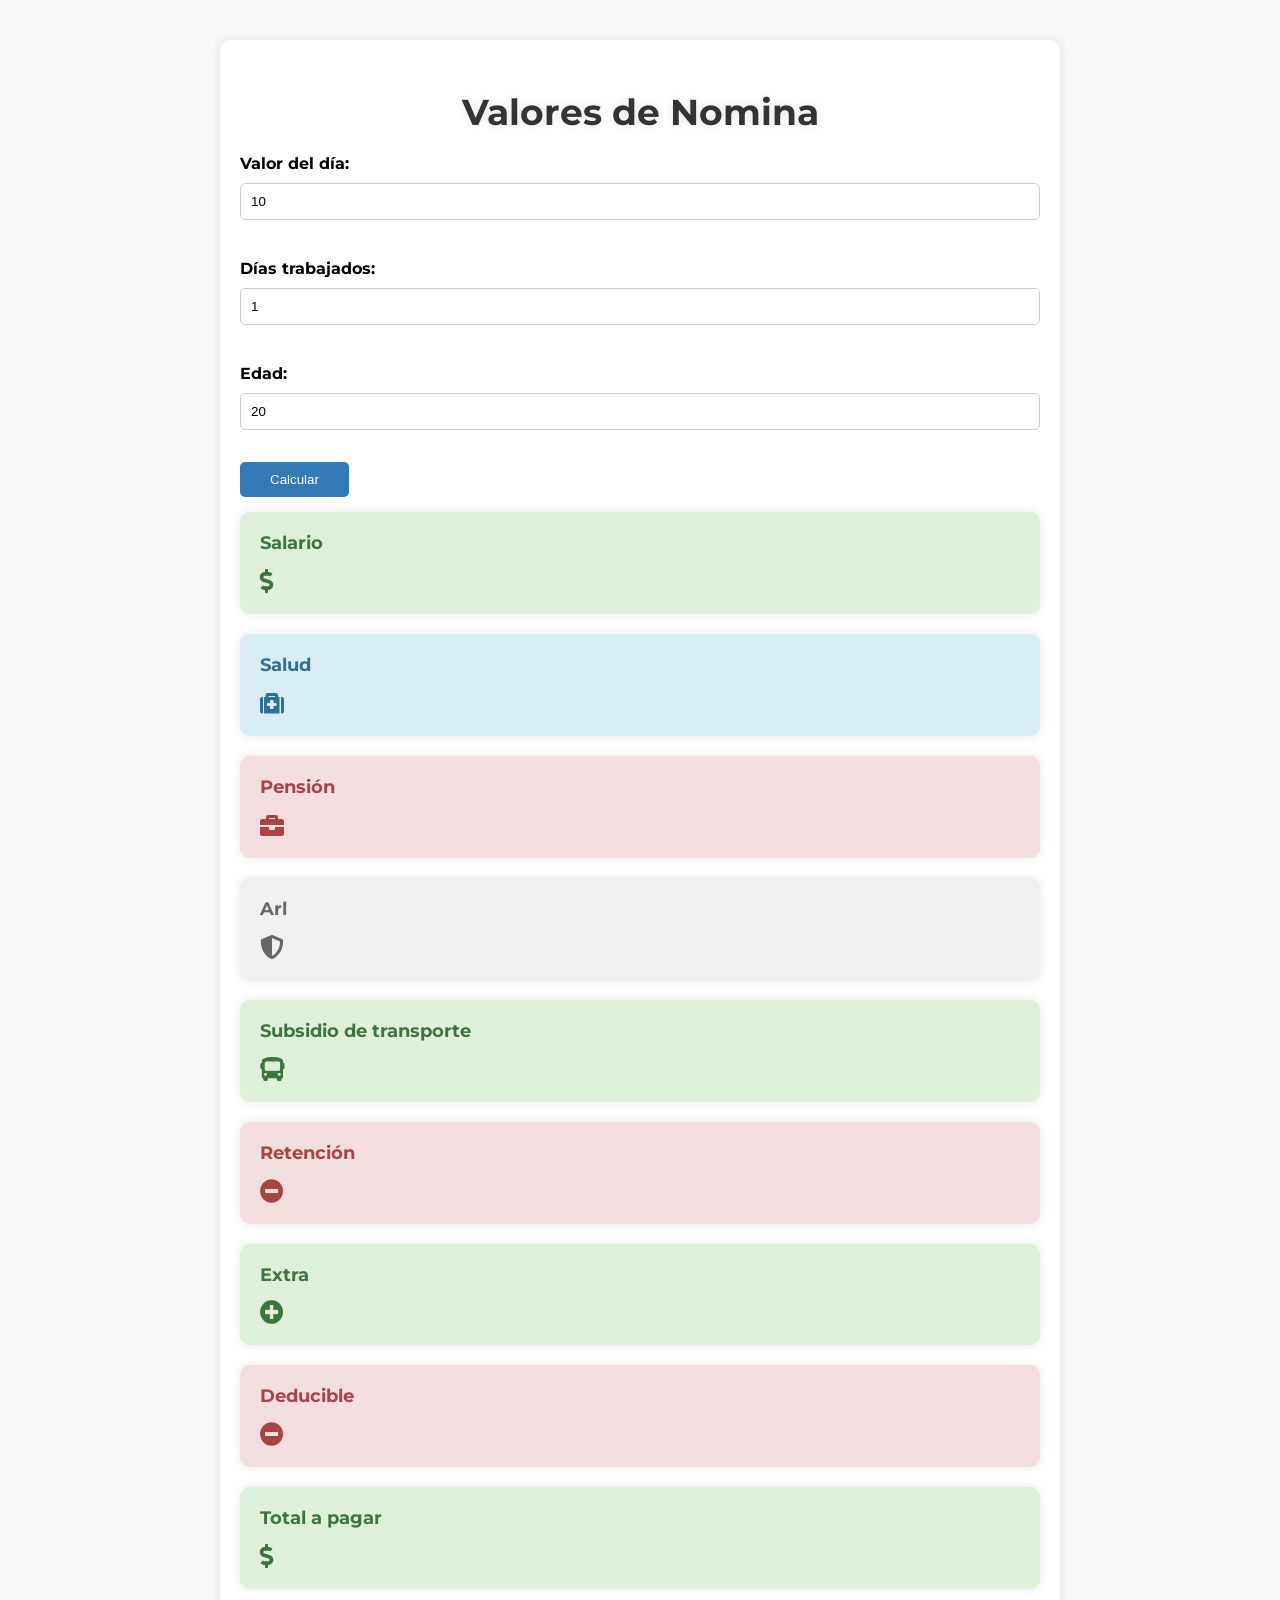
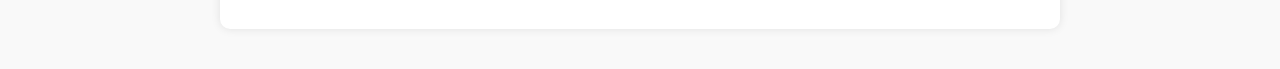
<file: Nomina/index.html>
<!DOCTYPE html>
<html lang="en">
<head>
    <meta charset="UTF-8">
    <meta name="viewport" content="width=device-width, initial-scale=1.0">
    <title>Nómina</title>
    <script src="js/nominav2.js"></script>
    <link rel="stylesheet" href="css/css.css">
    <link rel="stylesheet" href="https://cdnjs.cloudflare.com/ajax/libs/font-awesome/5.15.3/css/all.min.css">
  <link rel="stylesheet" href="https://fonts.googleapis.com/css?family=Montserrat:300,400,600,700&display=swap">
 
</head>
<body>
    <div class="contenedor">
        <h2 class="titulo">Valores de Nomina</h2>
        <div class="input-group">
          <label for="valorDia">Valor del día:</label>
          <input type="number" id="valorDia" value="10" class="form-control">
        </div>
        <br>
        <div class="input-group">
          <label for="diasTrabajados">Días trabajados:</label>
          <input type="number" id="diasTrabajados" value="1" class="form-control">
        </div>
        <br>
        <div class="input-group">
          <label for="edad">Edad:</label>
          <input type="number" id="edad" value="20" class="form-control">
        </div>
        <br>
        <button onclick="realizarNomina()" class="btn btn-primary">Calcular</button>
      
    
    
<div id="resultados">
    <div class="resultado salario">
        <h2>Salario</h2>
        <i class="fas fa-dollar-sign"></i> <span id="resultadoSalario"></span>
    </div>
    
    <div class="resultado salud">
        <h2>Salud</h2>
        <i class="fas fa-medkit"></i> <span id="resultadoSalud"></span>
    </div>
    
    <div class="resultado pension">
        <h2>Pensión</h2>
        <i class="fas fa-briefcase"></i> <span id="resultadoPension"></span>
    </div>
    
    <div class="resultado arl">
        <h2>Arl</h2>
        <i class="fas fa-shield-alt"></i> <span id="resultadoArl"></span>
    </div>
    
    <div class="resultado subtrans">
        <h2>Subsidio de transporte</h2>
        <i class="fas fa-bus"></i> <span id="resultadoSubTrans"></span>
    </div>
    
    <div class="resultado retencion">
        <h2>Retención</h2>
        <i class="fas fa-minus-circle"></i> <span id="resultadoRetencion"></span>
    </div>
    
    <div class="resultado extra">
        <h2>Extra</h2>
        <i class="fas fa-plus-circle"></i> <span id="resultadoExtra"></span>
    </div>
    
    <div class="resultado deducible">
        <h2>Deducible</h2>
        <i class="fas fa-minus-circle"></i> <span id="resultadoDeducible"></span>
    </div>
    
    <div class="resultado totalpagar">
        <h2>Total a pagar</h2>
        <i class="fas fa-dollar-sign"></i> <span id="resultadoTotalPagar"></span>
    </div>
</div>
</div>
</body>
</html>
</file>
<file: Nomina/css/css.css>
body {
    font-family: 'Montserrat', sans-serif;
    background-color: #f9f9f9;
  }

  /* Estilos para el contenedor */
  .contenedor {
    max-width: 800px;
    margin: 40px auto;
    padding: 20px;
    background-color: #fff;
    border-radius: 10px;
    box-shadow: 0 0 10px rgba(0, 0, 0, 0.1);
  }

  /* Estilos para los resultados */
  .resultado {
    background-color: #f7f7f7;
    padding: 20px;
    margin-top: 15px;
    border-radius: 10px;
    margin-bottom: 20px;
    box-shadow: 0 0 10px rgba(0, 0, 0, 0.1);
    transition: all 0.3s ease-in-out;
  }

  .resultado:hover {
    background-color: #e6e6e6;
    box-shadow: 0 0 20px rgba(0, 0, 0, 0.2);
    transform: translateY(-10px); /* Cambia el valor de -10px a -5px */
  }

  /* Estilos para los títulos */
  .resultado h2 {
    font-weight: bold;
    font-size: 18px;
    margin-top: 0;
  }

  /* Estilos para los iconos */
  .resultado i {
    font-size: 24px;
    margin-right: 10px;
  }

  /* Estilos para los colores */
  .salario {
    background-color: #dff0d8;
    color: #3c763d;
  }

  .salario:hover {
    background-color: #c6e2b5;
  }

  .salud {
    background-color: #d9edf7;
    color: #31708f;
  }

  .salud:hover {
    background-color: #b3d9ef;
  }

  .pension {
    background-color: #f2dede;
    color: #a94442;
  }

  .pension:hover {
    background-color: #e4d6d6;
  }

  .arl {
    background-color: #f0f0f0;
    color: #666;
  }

  .arl:hover {
    background-color: #d9d9d9;
  }

  .subtrans {
    background-color: #dff0d8;
    color: #3c763d;
  }

  .subtrans:hover {
    background-color: #c6e2b5;
  }

  .retencion {
    background-color: #f2dede;
    color: #a94442;
  }

  .retencion:hover {
    background-color: #e4d6d6;
  }

  .extra {
    background-color: #dff0d8;
    color: #3c763d;
  }

  .extra:hover {
    background-color: #c6e2b5;
  }

  .deducible {
    background-color: #f2dede;
    color: #a94442;
  }

  .deducible:hover {
    background-color: #e4d6d6;
  }

  .totalpagar {
    background-color: #dff0d8;
    color: #3c763d;
  }

  .totalpagar:hover {
    background-color: #c6e2b5;
  }

  .titulo {
  font-size: 36px;
  font-weight: bold;
  text-align: center;
  margin-bottom: 20px;
  color: #333;
  text-shadow: 0 0 10px rgba(0, 0, 0, 0.1);
}

.titulo i {
  font-size: 48px;
  margin-left: 10px;
  color: #337ab7;
}

.input-group {
    display: flex;
    flex-direction: column;
    margin-bottom: 20px;
  }
  
  .input-group label {
    font-weight: bold;
    margin-bottom: 10px;
  }
  
  .input-group input {
    padding: 10px;
    border: 1px solid #ccc;
    border-radius: 5px;
  }
  
  .btn {
    padding: 10px 30px;
    border: none;
    margin-top: -10px;
    border-radius: 5px;
    background-color: #337ab7;
    color: #fff;
    cursor: pointer;
  }
  
  .btn:hover {
    background-color: #23527c;
  }
</file>
